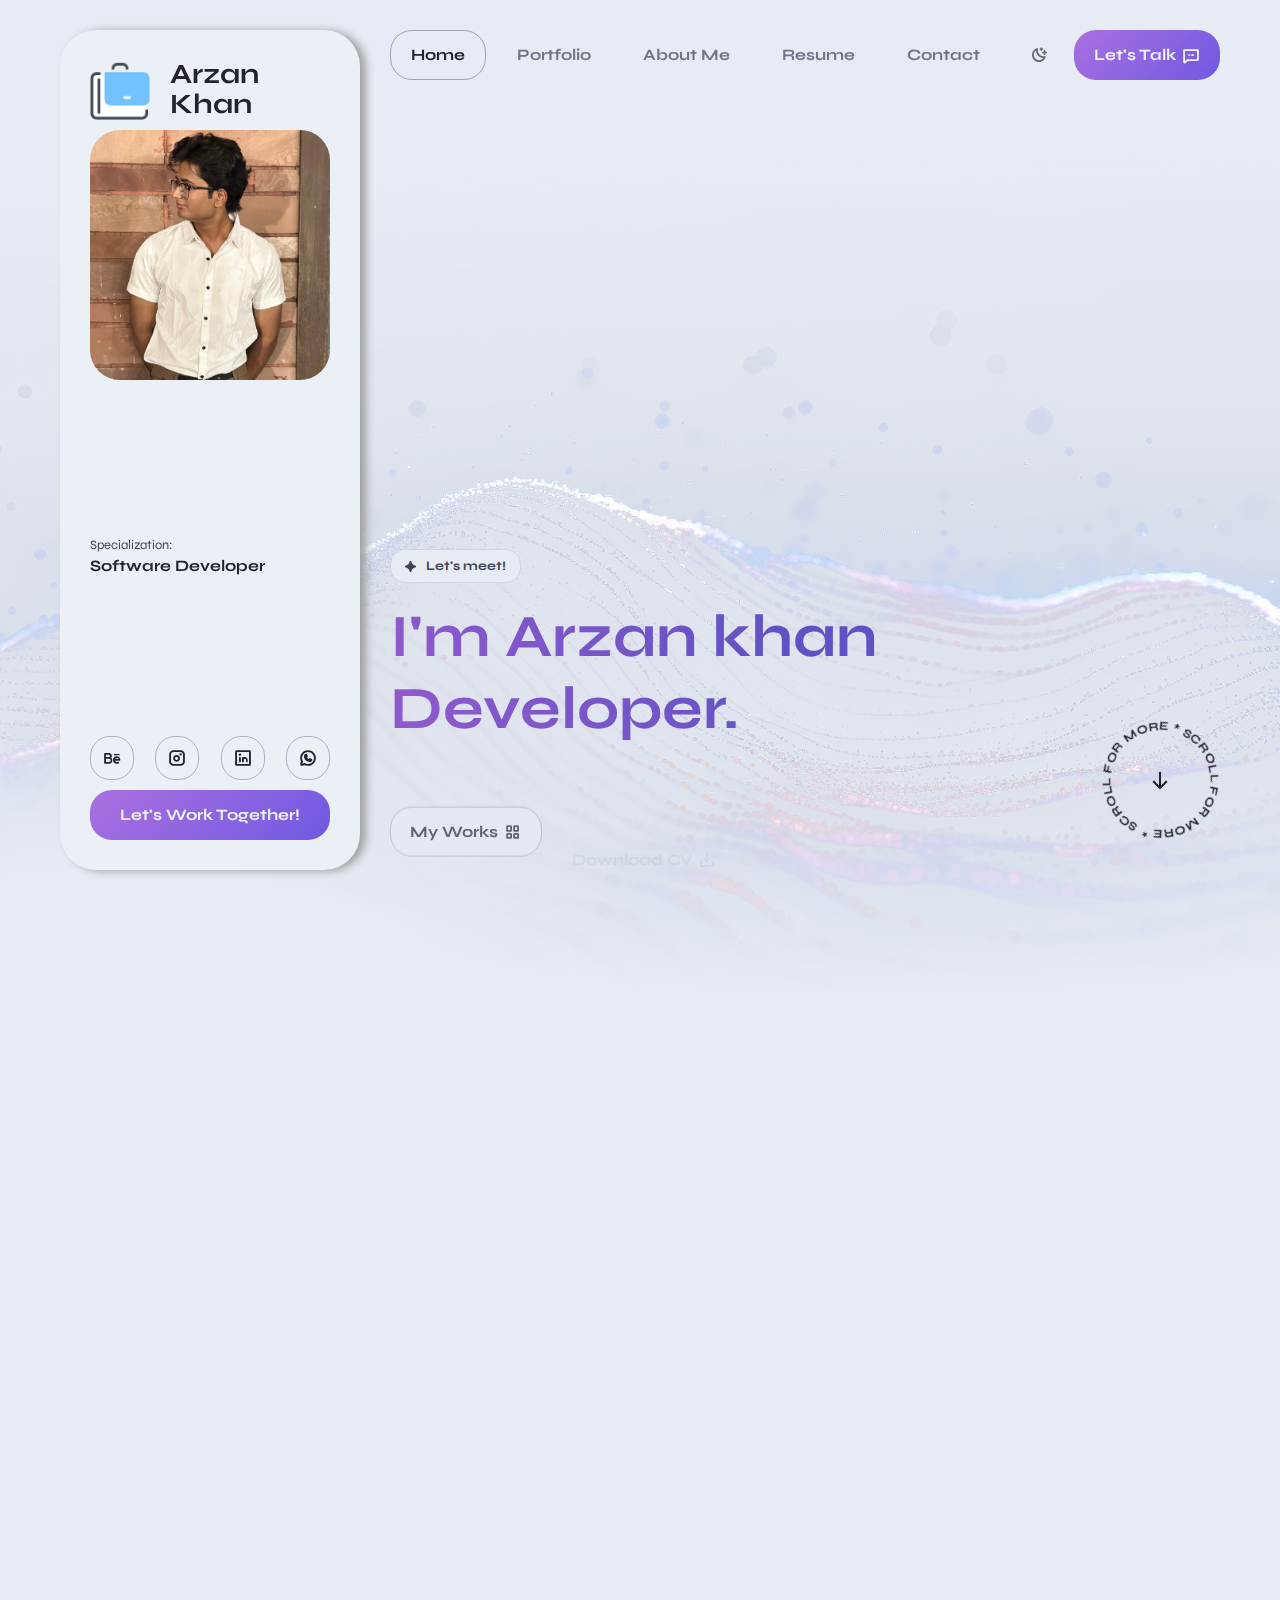
<file: index.html>
<!DOCTYPE html>
<html lang="en" dir="ltr">
  <!-- Mirrored from mixdesign.club/themeforest/braxton/index-image.html by HTTrack Website Copier/3.x [XR&CO'2014], Sat, 25 Jan 2025 08:39:13 GMT -->
  <!-- Added by HTTrack --><meta
    http-equiv="content-type"
    content="text/html;charset=utf-8"
  /><!-- /Added by HTTrack -->
  <head>
    <meta charset="UTF-8" />

    <!-- Page Title -->
    <title>Arzan khan</title>

    <!-- Meta Tags -->
    <meta
      name="description"
      content="Show yourself brightly with Braxton - unique and creative portfolio and resume template!"
    />
    <meta
      name="keywords"
      content="mix_design, resume, portfolio, personal page, cv, template, one page, responsive, html5, css3, creative, clean"
    />
    <meta name="author" content="mix_design" />

    <!-- Viewport Meta-->
    <meta http-equiv="X-UA-Compatible" content="IE=edge" />
    <meta
      name="viewport"
      content="width=device-width, initial-scale=1, maximum-scale=1"
    />

    <!-- Template Favicon & Icons Start -->
    <link rel="icon" href="img/favicon/favicon.ico" sizes="any" />
    <link rel="icon" href="img/favicon/icon.svg" type="image/svg+xml" />
    <link rel="apple-touch-icon" href="img/favicon/apple-touch-icon.png" />
    <link rel="manifest" href="img/favicon/manifest.webmanifest" />
    <!-- Template Favicon & Icons End -->

    <!-- Facebook Metadata Start -->
    <meta property="og:image:height" content="1200" />
    <meta property="og:image:width" content="1200" />
    <meta
      property="og:title"
      content="Braxton - Personal Portfolio & Resume HTML Template"
    />
    <meta
      property="og:description"
      content="Show yourself brightly with Braxton - unique and creative portfolio and resume template!"
    />
    <meta
      property="og:url"
      content="https://mixdesign.club/themeforest/braxton"
    />
    <meta property="og:image" content="img/favicon/og-image.html" />
    <!-- Facebook Metadata End -->

    <!-- Template Styles Start -->
    <link rel="stylesheet" href="css/loaders/loader.css" />
    <link rel="stylesheet" type="text/css" href="css/plugins.css" />
    <link rel="stylesheet" type="text/css" href="css/main.css" />
    <!-- Template Styles End -->

    <!-- Custom Browser Color Start -->
    <meta
      name="theme-color"
      media="(prefers-color-scheme: light)"
      content="#dcdce7"
    />
    <meta
      name="theme-color"
      media="(prefers-color-scheme: dark)"
      content="#111111"
    />
    <meta name="msapplication-navbutton-color" content="#111111" />
    <meta name="apple-mobile-web-app-capable" content="yes" />
    <meta
      name="apple-mobile-web-app-status-bar-style"
      content="black-translucent"
    />
    <!-- Custom Browser Color End -->
  </head>

  <body>
    <!-- Loader Start -->
    <div id="loader" class="loader">
      <div id="loaderContent" class="loader__content">
        <div class="loader__shadow"></div>
        <div class="loader__box"></div>
      </div>
    </div>
    <!-- Loader End -->

    <!-- Header Start -->
    <header id="header" class="header d-flex justify-content-between">
      <!-- Navigation Menu Start -->
      <div class="header__navigation">
        <nav id="menu" class="menu">
          <ul class="menu__list d-flex justify-content-start">
            <li class="menu__item">
              <a class="menu__link btn" href="#home">
                <span class="menu__caption">Home</span>
                <i class="ph-bold ph-house-simple"></i>
              </a>
            </li>
            <li class="menu__item">
              <a class="menu__link btn" href="#portfolio">
                <span class="menu__caption">Portfolio</span>
                <i class="ph-bold ph-squares-four"></i>
              </a>
            </li>
            <li class="menu__item">
              <a class="menu__link btn" href="#about">
                <span class="menu__caption">About Me</span>
                <i class="ph-bold ph-user"></i>
              </a>
            </li>
            <li class="menu__item">
              <a class="menu__link btn" href="#resume">
                <span class="menu__caption">Resume</span>
                <i class="ph-bold ph-article"></i>
              </a>
            </li>
            <li class="menu__item">
              <a class="menu__link btn" href="#contact">
                <span class="menu__caption">Contact</span>
                <i class="ph-bold ph-envelope"></i>
              </a>
            </li>
          </ul>
        </nav>
      </div>
      <!-- Navigation Menu End -->

      <!-- Header Controls Start -->
      <div class="header__controls d-flex justify-content-end">
        <button
          id="color-switcher"
          class="color-switcher header__switcher btn"
          type="button"
          role="switch"
          aria-label="light/dark mode"
          aria-checked="true"
        ></button>
        <a
          id="notify-trigger"
          class="header__trigger btn"
          href="mailto:arzankhan133@gmail.com"
        >
          <span class="trigger__caption">Let's Talk</span>
          <i class="ph-bold ph-chat-dots"></i>
        </a>
      </div>
      <!-- Header Controls End -->
    </header>
    <!-- Header End -->

    <!-- Image Background Layer Start -->
    <div id="imageBackground" class="image-background" data-speed="0.4"></div>
    <!-- Image Background Layer End -->

    <!-- Avatar Side Block Start -->
    <div id="avatar" class="avatar">
      <div
        class="avatar__container d-flex flex-column justify-content-lg-between"
      >
        <!-- image and logo -->
        <div class="avatar__block">
          <div class="avatar__logo d-flex align-items-center">
            <div class="logo__image">
              <!-- Your Logo Here!!! -->
              <!--<img src="img/logo.svg" alt="Braxton - Personal Portfolio & Resume HTML Template Logo">-->
              <img class="icon-svg" src="img/img/img-icon.png" alt="">
            </div>
            <div class="logo__caption">
              <p>Arzan Khan</p>
            </div>
          </div>
          <div class="avatar__image">
            <img
              src="img/img/arzan.jpg"
              alt="Braxton - Personal Portfolio & Resume HTML Template Avatar"
            />
          </div>
        </div>
        <!-- data caption #1 -->
        <div class="avatar__block">
          <h6>
            <small class="top">Specialization:</small>
            Software Developer
          </h6>
        </div>
        <!-- data caption #2 -->
        <!-- socials and CTA button -->
        <div class="avatar__block" style="margin-top: 1rem;">
          <div class="avatar__socials">
            <ul class="socials-square d-flex justify-content-between">
              <li class="socials-square__item">
                <a class="socials-square__link btn" href="https://www.behance.net/arzankhan1" target="_blank">
                  <i class="ph-bold ph-behance-logo"></i>
                </a>
              </li>
              <li class="socials-square__item">
                <a class="socials-square__link btn" href="https://www.instagram.com/arzan_khan_133" target="_blank">
                  <i class="ph-bold ph-instagram-logo"></i>
                </a>
              </li>
              <li class="socials-square__item">
                <a class="socials-square__link btn" href="www.linkedin.com/in/arzan-khan" target="_blank">
                  <i class="ph-bold ph-linkedin-logo"></i>
                </a>
              </li>
              <li class="socials-square__item">
                <a class="socials-square__link btn" href="https://wa.me/+917489122728" target="_blank">
                  <i class="ph-bold ph-whatsapp-logo"></i>
                </a>
              </li>
            </ul>
          </div>
          <div class="avatar__btnholder">
            <a class="btn btn-default btn-fullwidth btn-hover btn-hover-accent" href="#contact" target="_blank">
              <span class="btn-caption">Let's Work Together!</span>
            </a>
          </div>
        </div>
        
      </div>
    </div>
    <!-- Avatar Side Block End -->

    <!-- Page Content Start -->
    <div id="content" class="content">
      <div class="content__wrapper">
        <!-- Intro Section Start -->
        <section id="home" class="main intro">
          <!-- Headline Start -->
          <div
            id="headline"
            class="headline d-flex align-items-start flex-column"
            data-speed="1"
          >
            <p class="headline__subtitle animate-headline">
              <svg
                xmlns="http://www.w3.org/2000/svg"
                x="0px"
                y="0px"
                width="13px"
                height="13px"
                viewBox="0 0 13 13"
                fill="currentColor"
              >
                <path
                  fill="currentColor"
                  d="M5.6,12.6c-0.5-0.8-0.7-2.4-1.7-3.5c-1-1-2.7-1.2-3.5-1.7C-0.1,7-0.1,6,0.4,5.6c0.8-0.5,2.3-0.6,3.5-1.8
                  C5,2.8,5.1,1.2,5.6,0.4C6-0.1,7-0.1,7.4,0.4c0.5,0.8,0.7,2.4,1.8,3.5c1.2,1.2,2.6,1.2,3.5,1.7c0.6,0.4,0.6,1.4,0,1.7
                  C11.8,7.9,10.2,8,9.1,9.1c-1,1-1.2,2.7-1.7,3.5C7,13.1,6,13.1,5.6,12.6z"
                />
              </svg>
              <span>Let's meet!</span>
            </p>
            <h1 class="headline__title animate-headline">
              I'm Arzan khan<br /> Developer.
            </h1>
            <div class="headline__btnholder d-flex flex-column flex-sm-row">
              <a
                class="btn mobile-vertical btn-default btn-hover btn-hover-accent-mobile animate-headline"
                href="#portfolio"
              >
                <span class="btn-caption">My Works</span>
                <i class="ph-bold ph-squares-four"></i>
              </a>
              <a
                class="btn mobile-vertical btn-default btn-hover btn-hover-outline-mobile animate-headline"
                href="#0"
              >
                <span class="btn-caption">Download CV</span>
                <i class="ph-bold ph-download-simple"></i>
              </a>
            </div>
          </div>
          <!-- Headline End -->

          <!-- Scroll Button Start -->
          <div class="rotating-btn">
            <a href="#portfolio" class="rotating-btn__link slide-down">
              <!-- SVG rotating text -->
              <svg
                version="1.1"
                xmlns="http://www.w3.org/2000/svg"
                xmlns:xlink="http://www.w3.org/1999/xlink"
                x="0px"
                y="0px"
                viewBox="0 0 120 120"
                style="enable-background: new 0 0 120 120"
                xml:space="preserve"
                class="animate-rotation"
                data-value="360"
              >
                <defs>
                  <path
                    id="textPath"
                    d="M110,59.5c0,27.6-22.4,50-50,50s-50-22.4-50-50s22.4-50,50-50S110,31.9,110,59.5z"
                  />
                </defs>
                <g>
                  <use xlink:href="#textPath" fill="none"></use>
                  <text>
                    <!-- button text here!!! -->
                    <textPath xlink:href="#textPath">
                      Scroll for More * Scroll for More *
                    </textPath>
                  </text>
                </g>
              </svg>
              <!-- arrow icon -->
              <i class="ph-bold ph-arrow-down"></i>
            </a>
          </div>
          <!-- Scroll Button End -->
        </section>
        <!-- Intro Section End -->

        <!-- Portfolio Section Start -->
        <section id="portfolio" class="inner inner-first portfolio">
          <!-- Content Block - H2 Section Title Start -->
          <div class="content__block section-grid-title">
            <p class="h2__subtitle animate-in-up">
              <svg
                xmlns="http://www.w3.org/2000/svg"
                x="0px"
                y="0px"
                width="13px"
                height="13px"
                viewBox="0 0 13 13"
                fill="currentColor"
              >
                <path
                  fill="currentColor"
                  d="M5.6,12.6c-0.5-0.8-0.7-2.4-1.7-3.5c-1-1-2.7-1.2-3.5-1.7C-0.1,7-0.1,6,0.4,5.6c0.8-0.5,2.3-0.6,3.5-1.8
                  C5,2.8,5.1,1.2,5.6,0.4C6-0.1,7-0.1,7.4,0.4c0.5,0.8,0.7,2.4,1.8,3.5c1.2,1.2,2.6,1.2,3.5,1.7c0.6,0.4,0.6,1.4,0,1.7
                  C11.8,7.9,10.2,8,9.1,9.1c-1,1-1.2,2.7-1.7,3.5C7,13.1,6,13.1,5.6,12.6z"
                />
              </svg>
              <span>Portfolio</span>
            </p>
            <h2 class="h2__title animate-in-up">
              Check out my featured projects
            </h2>
          </div>
          <!-- Content Block - H2 Section Title End -->

          <!-- Content Block - Works Gallery Start -->
          <div class="content__block grid-block">
            <div class="container-fluid px-0 inner__gallery">
              <div
                class="row gx-0 my-gallery"
                itemscope
                itemtype="http://schema.org/ImageGallery"
              >
                <!-- Works Gallery Single Item Start -->
                <figure
                  class="col-12 col-md-6 gallery__item grid-item animate-card-2"
                  itemprop="associatedMedia"
                  itemscope
                  itemtype="http://schema.org/ImageObject"
                >
                  <a
                    href="img/img/waltzify.png"
                    data-image="img/img/waltzify.png"
                    class="gallery__link"
                    itemprop="contentUrl"
                    data-size="1400x1400"
                  >
                    <img
                      src="img/img/waltzify.png"
                      class="gallery__image"
                      itemprop="thumbnail"
                      alt="Image description"
                    />
                  </a>
                  <figcaption
                    class="gallery__descr"
                    itemprop="caption description"
                  >
                    <h5><a href="https://www.waltzify.com" style="color: white;">Waltzer</a></h5>
                    <div class="card__tags d-flex flex-wrap">
                      <span class="rounded-tag opposite">REACT JS</span>
                      <span class="rounded-tag opposite">PHP</span>
                      <span class="rounded-tag opposite">TAILWIND CSS</span>
                    </div>
                    <p class="small">
                      Waltzer is built using React.js, PHP, and Tailwind, ensuring a dynamic and responsive user experience. It combines powerful front-end interactivity with a robust back-end for seamless performance.
                    </p>
                  </figcaption>
                </figure>
                <!-- Works Gallery Single Item End -->

                <!-- Works Gallery Single Item Start -->
                <figure
                  class="col-12 col-md-6 gallery__item grid-item animate-card-2"
                  itemprop="associatedMedia"
                  itemscope
                  itemtype="http://schema.org/ImageObject"
                >
                  <a
                    href="img/img/moto.webp"
                    data-image="img/img/moto.webp"
                    class="gallery__link"
                    itemprop="contentUrl"
                    data-size="1400x1400"
                  >
                    <img
                      src="img/img/moto.webp"
                      class="gallery__image"
                      itemprop="thumbnail"
                      alt="Image description"
                    />
                  </a>
                  <figcaption
                    class="gallery__descr opposite"
                    itemprop="caption description"
                  >
                    <h5 class="opposite"><a href="https://motodresser.com/" style="color: white;">Moto Dresser</a></h5>
                    <div class="card__tags d-flex flex-wrap">
                      <span class="rounded-tag">HTML</span>
                      <span class="rounded-tag">CSS</span>
                      <span class="rounded-tag">JavaScript</span>
                      <span class="rounded-tag">PHP</span>
                    </div>
                    <p class="small">
                      I worked on Moto Dresser, a sports bike accessories e-commerce platform built with HTML, CSS, JavaScript, and PHP, ensuring a sleek and user-friendly shopping experience.
                    </p>
                  </figcaption>
                </figure>
                <!-- Works Gallery Single Item End -->

                <!-- Works Gallery Single Item Start -->
                <figure
                  class="col-12 col-md-6 gallery__item grid-item animate-card-2"
                  itemprop="associatedMedia"
                  itemscope
                  itemtype="http://schema.org/ImageObject"
                >
                  <a
                    href="img/img/ground7.webp"
                    data-image="img/img/ground7.webp"
                    class="gallery__link"
                    itemprop="contentUrl"
                    data-size="1400x1400"
                  >
                    <img
                      src="img/img/ground7.webp"
                      class="gallery__image"
                      itemprop="thumbnail"
                      alt="Image description"
                    />
                  </a>
                  <figcaption
                    class="gallery__descr opposite"
                    itemprop="caption description"
                  >
                    <h5 class="opposite"><a href="https://ground-7.com/" style="color: white;">Ground 7</a></h5>
                    <div class="card__tags d-flex flex-wrap">
                      <span class="rounded-tag">HTML</span>
                      <span class="rounded-tag">CSS</span>
                      <span class="rounded-tag">JavaScript</span>
                      <span class="rounded-tag">PHP</span>
                    </div>
                    <p class="small">
                      I created Ground-7, a turf booking website similar to Moto Dresser, built with HTML, CSS, JavaScript, and PHP, providing a seamless booking experience for sports enthusiasts.
                    </p>
                  </figcaption>
                </figure>
                <!-- Works Gallery Single Item End -->

                <!-- Works Gallery Single Item Start -->
                <figure
                  class="col-12 col-md-6 gallery__item grid-item animate-card-2"
                  itemprop="associatedMedia"
                  itemscope
                  itemtype="http://schema.org/ImageObject"
                >
                  <a
                    href="img/img/deepastrology.png"
                    data-image="img/img/deepastrology.png"
                    class="gallery__link"
                    itemprop="contentUrl"
                    data-size="1400x1400"
                  >
                    <img
                      src="img/img/deepastrology.png"
                      class="gallery__image"
                      itemprop="thumbnail"
                      alt="Image description"
                    />
                  </a>
                  <figcaption
                    class="gallery__descr"
                    itemprop="caption description"
                  >
                    <h5><a href="https://www.deepastrologyconsultation.com/" style="color: white;">Deep astrologer consultations</a></h5>
                    <div class="card__tags d-flex flex-wrap">
                      <span class="rounded-tag">HTML</span>
                      <span class="rounded-tag">CSS</span>
                      <span class="rounded-tag">JavaScript</span>
                      <span class="rounded-tag">PHP</span>
                    </div>
                    <p class="small">
                      I also created Deep Astrologer, an astrologer assist website built with HTML, CSS, JavaScript, and PHP, offering a seamless platform for astrological consultations and services.
                    </p>
                  </figcaption>
                </figure>
                <!-- Works Gallery Single Item End -->
              </div>
            </div>
          </div>
          <!-- Content Block - Works Gallery End -->
        </section>
        <!-- Portfolio Section End -->

        <!-- About Section Start -->
        <section id="about" class="inner about">
          <!-- Content Block - H2 Section Title Start -->
          <div class="content__block section-grid-title">
            <p class="h2__subtitle animate-in-up">
              <svg
                xmlns="http://www.w3.org/2000/svg"
                x="0px"
                y="0px"
                width="13px"
                height="13px"
                viewBox="0 0 13 13"
                fill="currentColor"
              >
                <path
                  fill="currentColor"
                  d="M5.6,12.6c-0.5-0.8-0.7-2.4-1.7-3.5c-1-1-2.7-1.2-3.5-1.7C-0.1,7-0.1,6,0.4,5.6c0.8-0.5,2.3-0.6,3.5-1.8
                  C5,2.8,5.1,1.2,5.6,0.4C6-0.1,7-0.1,7.4,0.4c0.5,0.8,0.7,2.4,1.8,3.5c1.2,1.2,2.6,1.2,3.5,1.7c0.6,0.4,0.6,1.4,0,1.7
                  C11.8,7.9,10.2,8,9.1,9.1c-1,1-1.2,2.7-1.7,3.5C7,13.1,6,13.1,5.6,12.6z"
                />
              </svg>
              <span>About Me</span>
            </p>
            <h2 class="h2__title animate-in-up">
              Turning complex problems into simple design
            </h2>
          </div>
          <!-- Content Block - H2 Section Title End -->

          <!-- Content Block - Achievements Start -->
          <div class="content__block grid-block">
            <div
              class="achievements d-flex flex-column flex-md-row align-items-md-stretch"
            >
              <!-- achievements single item -->
              <div
                class="achievements__item d-flex flex-column grid-item animate-card-3"
              >
                <div class="achievements__card">
                  <p class="achievements__number">15+</p>
                  <p class="achievements__descr">Happy clients</p>
                </div>
              </div>
              <!-- achievements single item -->
              <div
                class="achievements__item d-flex flex-column grid-item animate-card-3"
              >
                <div class="achievements__card">
                  <p class="achievements__number">1+</p>
                  <p class="achievements__descr">Years of experience</p>
                </div>
              </div>
              <!-- achievements single item -->
              <div
                class="achievements__item d-flex flex-column grid-item animate-card-3"
              >
                <div class="achievements__card">
                  <p class="achievements__number">15+</p>
                  <p class="achievements__descr">Projects done</p>
                </div>
              </div>
            </div>
          </div>
          <!-- Content Block - Achievements End -->

          <!-- Content Block - About Me Data Start -->
          <div class="content__block grid-block block-large">
            <div class="container-fluid p-0">
              <div class="row g-0 justify-content-between">
                <!-- About Me Description Start -->
                <div class="col-12 col-xl-8 grid-item about-descr">
                  <p class="about-descr__text animate-in-up">
                    Hi, I'm Arzan Khan, a passionate Full Stack Developer with expertise in both front-end and back-end technologies. With experience in creating dynamic, user-friendly applications and a strong foundation in React.js, Node.js, and MongoDB, I thrive on turning complex problems into simple solutions.
                  </p>
                  <p class="about-descr__text animate-in-up">
                    Currently, I'm pursuing my B.Com + Computer Application degree and have had the opportunity to work on various projects that sharpened my skills in JavaScript, React, Express, and more. I'm committed to continuous learning and staying up-to-date with the latest industry trends to create seamless and scalable solutions.
                  </p>
                  <div class="btn-group about-descr__btnholder animate-in-up">
                    <a
                      class="btn mobile-vertical btn-default btn-hover btn-hover-accent"
                      href="#0"
                    >
                      <span class="btn-caption">Download CV</span>
                      <i class="ph-bold ph-download-simple"></i>
                    </a>
                  </div>
                </div>
                <!-- About Me Description End -->

                <!-- About Me Information Start -->
                <div class="col-12 col-xl-4 grid-item about-info">
                  <div class="about-info__item animate-in-up">
                    <h6>
                      <small class="top">Name</small>
                      Arzan khan
                    </h6>
                  </div>
                  <div class="about-info__item animate-in-up">
                    <h6>
                      <small class="top">Phone</small>
                      <a class="text-link-bold" href="tel:+917489122728"
                        >+91 748-912-2728</a
                      >
                    </h6>
                  </div>
                  <div class="about-info__item animate-in-up">
                    <h6>
                      <small class="top">Email</small>
                      <a
                        class="text-link-bold"
                        href="mailto:arzankhan133@gmail.com"
                        >arzankhan133@gmail.com</a
                      >
                    </h6>
                  </div>
                  <div class="about-info__item animate-in-up">
                    <h6>
                      <small class="top">Location</small>
                      <a
                        class="text-link-bold"
                        href="https://maps.app.goo.gl/ECAtsWXg81ixhJs18"
                        target="_blank"
                        >indore, india</a
                      >
                    </h6>
                  </div>
                </div>
                <!-- About Me Information End -->
              </div>
            </div>
          </div>
          <!-- Content Block - About Me Data End -->

          <!-- Content Block - Services Start -->
          <div class="content__block grid-block">
            <div class="container-fluid p-0">
              <div class="row g-0 align-items-stretch cards">
                <!-- services cards grid single item -->
                <div
                  class="col-12 col-md-6 cards__item grid-item animate-card-2"
                >
                  <div class="cards__card d-flex flex-column">
                    <div class="cards__descr">
                      <h4 class="cards__title animate-in-up">
                      front-end Development
                      </h4>
                      <div class="cards__tags d-flex flex-wrap animate-in-up">
                        <span class="rounded-tag tag-outline"
                          >UI/UX Design</span
                        >
                        <span class="rounded-tag tag-outline"
                          >Design to Code</span
                        >
                      </div>
                      <p class="small cards__text animate-in-up">
                        I work with HTML/CSS, Reac.js and GSAP.
                      </p>
                    </div>
                    <div class="cards__image d-flex animate-in-up">
                      <img
                        src="img/services/1200x900_s01.webp"
                        alt="Service/Feature Image"
                      />
                    </div>
                  </div>
                </div>
                <!-- services grid cards single item -->
                <div
                  class="col-12 col-md-6 cards__item grid-item animate-card-2"
                >
                  <div class="cards__card d-flex flex-column">
                    <div class="cards__descr">
                      <h4 class="cards__title animate-in-up">
                        DataBase System
                      </h4>
                      <div class="cards__tags d-flex flex-wrap animate-in-up">
                        <span class="rounded-tag tag-outline"
                          >MongoDB</span
                        >
                        <span class="rounded-tag tag-outline"
                          >MySql</span
                        >
                      </div>
                      <p class="small cards__text animate-in-up">
                        Experienced in using MongoDB for NoSQL and MySQL for relational database management.
                      </p>
                    </div>
                    <div class="cards__image d-flex animate-in-up">
                      <img
                        src="img/img/data.png"
                        alt="Service/Feature Image"
                      />
                    </div>
                  </div>
                </div>
                <!-- services grid cards single item -->
                <div
                  class="col-12 col-md-6 cards__item grid-item animate-card-2"
                >
                  <div class="cards__card d-flex flex-column">
                    <div class="cards__descr">
                      <h4 class="cards__title animate-in-up">
                        SEO
                      </h4>
                      <div class="cards__tags d-flex flex-wrap animate-in-up">
                        <span class="rounded-tag tag-outline"
                          >OFF Page</span
                        >
                        <span class="rounded-tag tag-outline">On Page</span>
                        <span class="rounded-tag tag-outline">Content optimization</span>
                      </div>
                      <p class="small cards__text animate-in-up">
                        Boost your website's visibility with powerful On-Page, Off-Page, and Content Optimization strategies for better SEO rankings.
                      </p>
                    </div>
                    <div class="cards__image d-flex">
                      <img
                        src="img/services/1200x900_s03.webp"
                        alt="Service/Feature Image"
                      />
                    </div>
                  </div>
                </div>
                <!-- services grid cards single item -->
                <div
                  class="col-12 col-md-6 cards__item grid-item animate-card-2"
                >
                  <div class="cards__card d-flex flex-column">
                    <div class="cards__descr">
                      <h4 class="cards__title animate-in-up">
                        Backend-end Development
                      </h4>
                      <div class="cards__tags d-flex flex-wrap animate-in-up">
                        <span class="rounded-tag tag-outline">Node js</span>
                        <span class="rounded-tag tag-outline"
                          >Next.js</span
                        >
                        <span class="rounded-tag tag-outline"
                          >Basic PHP</span
                        >
                      </div>
                      <p class="small cards__text animate-in-up">
                        I build scalable and efficient back-end solutions using Node.js, Next.js, and basic PHP.
                      </p>
                    </div>
                    <div class="cards__image d-flex animate-in-up">
                      <img
                        src="img/img/backend.png"
                        alt="Service/Feature Image"
                      />
                    </div>
                  </div>
                </div>
              </div>
            </div>
          </div>
          <!-- Content Block - Services End -->
        </section>
        <!-- About Section End -->

        <!-- Resume Section Start -->
        <section id="resume" class="inner resume">
          <!-- Content Block - H2 Section Title Start -->
          <div class="content__block block-large">
            <p class="h2__subtitle animate-in-up">
              <svg
                xmlns="http://www.w3.org/2000/svg"
                x="0px"
                y="0px"
                width="13px"
                height="13px"
                viewBox="0 0 13 13"
                fill="currentColor"
              >
                <path
                  fill="currentColor"
                  d="M5.6,12.6c-0.5-0.8-0.7-2.4-1.7-3.5c-1-1-2.7-1.2-3.5-1.7C-0.1,7-0.1,6,0.4,5.6c0.8-0.5,2.3-0.6,3.5-1.8
                  C5,2.8,5.1,1.2,5.6,0.4C6-0.1,7-0.1,7.4,0.4c0.5,0.8,0.7,2.4,1.8,3.5c1.2,1.2,2.6,1.2,3.5,1.7c0.6,0.4,0.6,1.4,0,1.7
                  C11.8,7.9,10.2,8,9.1,9.1c-1,1-1.2,2.7-1.7,3.5C7,13.1,6,13.1,5.6,12.6z"
                />
              </svg>
              <span>Resume</span>
            </p>
            <h2 class="h2__title animate-in-up">
              Education and practical experience
            </h2>
            <p class="h2__text animate-in-up">
              I bring a strong foundation in full-stack development. Currently in my 6th semester of B.Com + Computer Application, I apply practical coding skills to real-world projects. My expertise spans front-end and back-end technologies, ensuring seamless and efficient web solutions.
            </p>
          </div>
          <!-- Content Block - H2 Section Title End -->

          <!-- Content Block - Education Start -->
          <div class="content__block block-large">
            <!-- H3 Block Start -->
            <div class="section-h3">
              <h3 class="h3__title animate-in-up">My education</h3>
            </div>
            <!-- H3 Block End -->

            <!-- Education Lines Start -->
            <div class="container-fluid p-0 resume-lines">
              <!-- education single item -->
              <div class="row g-0 resume-lines__item animate-in-up">
                <div class="col-12 col-md-2">
                  <span class="resume-lines__date animate-in-up"
                    >2022 - 2025</span
                  >
                </div>
                <div class="col-12 col-md-5">
                  <h5 class="resume-lines__title animate-in-up">
                    DAVV University
                  </h5>
                  <p class="resume-lines__source animate-in-up">
                    Course by
                    <a href="https://christianeminent.com" class="text-link-bold" target="_blank"
                      >Christian Eminent</a
                    >
                  </p>
                </div>
                <div class="col-12 col-md-5">
                  <p class="small resume-lines__descr animate-in-up">
                    Pursuing B.Com + Computer Application at DAVV University through Christian Eminent, blending commerce with tech expertise.
                  </p>
                </div>
              </div>
              <!-- education single item -->
              <div class="row g-0 resume-lines__item animate-in-up">
                <div class="col-12 col-md-2">
                  <span class="resume-lines__date animate-in-up"
                    >2020 - 2021</span
                  >
                </div>
                <div class="col-12 col-md-5">
                  <h5 class="resume-lines__title animate-in-up">
                    Pixcel Perfect Technology
                  </h5>
                  <p class="resume-lines__source animate-in-up">
                    Course by
                    <a href="https://www.pixelperfecttechnology.com/index.html" class="text-link-bold" target="_blank"
                      >Javed Sir</a
                    >
                  </p>
                </div>
                <div class="col-12 col-md-5">
                  <p class="small resume-lines__descr animate-in-up">
                    Completed a Software Developer course at Pixcel Perfect Technology, gaining hands-on experience in coding and development.
                  </p>
                </div>
              </div>
              <!-- education single item -->
            </div>
            <!-- Education Lines End -->
          </div>
          <!-- Content Block - Education End -->

          <!-- Content Block - Experience Start -->
          <div class="content__block block-large">
            <!-- H3 Block Start -->
            <div class="section-h3">
              <h3 class="h3__title animate-in-up">Work experience</h3>
            </div>
            <!-- H3 Block End -->

            <!-- Experience Lines Start -->
            <div class="container-fluid p-0 resume-lines">
              <!-- experience single item -->
              <div class="row g-0 resume-lines__item animate-in-up">
                <div class="col-12 col-md-2">
                  <span class="resume-lines__date animate-in-up"
                    >2024 - 2025</span
                  >
                </div>
                <div class="col-12 col-md-5">
                  <h5 class="resume-lines__title animate-in-up">SAROVI</h5>
                  <p class="resume-lines__source animate-in-up">
                    in the
                    <a href="" class="text-link-bold" target="_blank"
                      >SAROVI</a
                    >
                    .TECH
                  </p>
                </div>
                <div class="col-12 col-md-5">
                  <p class="small resume-lines__descr animate-in-up">
                    Working at SAROVI agency, contributing to development and technology solutions 
                  </p>
                </div>
              </div>
              <!-- experience single item -->
              <div class="row g-0 resume-lines__item animate-in-up">
                <div class="col-12 col-md-2">
                  <span class="resume-lines__date animate-in-up"
                    >2025 - now</span
                  >
                </div>
                <div class="col-12 col-md-5">
                  <h5 class="resume-lines__title animate-in-up">
                    Alaukik Itech
                  </h5>
                  <p class="resume-lines__source animate-in-up">
                    in the
                    <a href="#0" class="text-link-bold" target="_blank"
                      >Lalten solution</a
                    >
                  </p>
                </div>
                <div class="col-12 col-md-5">
                  <p class="small resume-lines__descr animate-in-up">
                    Working at Alaukik Itech, handling freelancing projects, self-learning, and developing MERN stack applications.
                  </p>
                </div>
              </div>
              <!-- experience single item -->
            </div>
            <!-- Experience Lines End -->
          </div>
          <!-- Content Block - Experience End -->

          <!-- Content Block - H3 Block Start -->
          <div class="content__block">
            <div class="section-h3 section-h3-grid">
              <h3 class="h3__title animate-in-up">My favourite tools</h3>
            </div>
          </div>
          <!-- Content Block - H3 Block End -->

          <!-- Content Block - Tools List Start -->
          <div class="content__block grid-block block-large">
            <!-- Tools List Start -->
            <div class="tools-cards d-flex justify-content-start flex-wrap">
              <!-- tools simgle item -->
              <div class="tools-cards__item d-flex grid-item-s animate-card-5">
                <div class="tools-cards__card">
                  <img
                    class="tools-cards__icon animate-in-up"
                    src="img/img/visual-studio-code-icon.png"
                    alt="Tools Icon"
                  />
                  <h6 class="tools-cards__caption animate-in-up">vs code</h6>
                </div>
              </div>
              <!-- tools simgle item -->
              <div class="tools-cards__item d-flex grid-item-s animate-card-5">
                <div class="tools-cards__card">
                  <img
                    class="tools-cards__icon animate-in-up"
                    src="img/img/sublime-text-icon.png"
                    alt="Tools Icon"
                  />
                  <h6 class="tools-cards__caption animate-in-up">Sublime Text</h6>
                </div>
              </div>
              <!-- tools simgle item -->
              <div class="tools-cards__item d-flex grid-item-s animate-card-5">
                <div class="tools-cards__card">
                  <img
                    class="tools-cards__icon animate-in-up"
                    src="img/img/chatgpt.jpg"
                    alt="Tools Icon"
                  />
                  <h6 class="tools-cards__caption animate-in-up">
                    Chat GPT
                  </h6>
                </div>
              </div>
              <!-- tools simgle item -->
              <div class="tools-cards__item d-flex grid-item-s animate-card-5">
                <div class="tools-cards__card">
                  <img
                    class="tools-cards__icon animate-in-up"
                    src="img/img/claude-color.png"
                    alt="Tools Icon"
                  />
                  <h6 class="tools-cards__caption animate-in-up">Claude ai</h6>
                </div>
              </div>
              <!-- tools simgle item -->
              <div class="tools-cards__item d-flex grid-item-s animate-card-5">
                <div class="tools-cards__card">
                  <img
                    class="tools-cards__icon animate-in-up"
                    src="img/img/deepseek-logo-icon.png"
                    alt="Tools Icon"
                  />
                  <h6 class="tools-cards__caption animate-in-up">Deepseepk</h6>
                </div>
              </div>
              <!-- tools simgle item -->
              <div class="tools-cards__item d-flex grid-item-s animate-card-5">
                <div class="tools-cards__card">
                  <img
                    class="tools-cards__icon animate-in-up"
                    src="img/icons/icon-notion.svg"
                    alt="Tools Icon"
                  />
                  <h6 class="tools-cards__caption animate-in-up">Notion</h6>
                </div>
              </div>
            </div>
            <!-- Tools List End -->
          </div>
          <!-- Content Block - Tools List End -->


          <!-- Content Block - H3 Block Start -->
          <div class="content__block">
            <div class="section-h3 section-h3-grid">
              <h3 class="h3__title animate-in-up">Skills Aquired </h3>
            </div>
          </div>
          <!-- Content Block - H3 Block End -->

          <!-- Content Block - Tools List Start -->
          <div class="content__block grid-block block-large">
            <!-- Tools List Start -->
            <div class="tools-cards d-flex justify-content-start flex-wrap">

              <!-- tools simgle item -->
              <div class="tools-cards__item d-flex grid-item-s animate-card-5">
                <div class="tools-cards__card">
                  <img
                    class="tools-cards__icon animate-in-up"
                    src="img/icons/icon-html.svg"
                    alt="Tools Icon"
                  />
                  <h6 class="tools-cards__caption animate-in-up">
                    HTML5
                  </h6>
                </div>
              </div>
              <!-- tools simgle item -->
              <div class="tools-cards__item d-flex grid-item-s animate-card-5">
                <div class="tools-cards__card">
                  <img
                    class="tools-cards__icon animate-in-up"
                    src="img/icons/icon-css.svg"
                    alt="Tools Icon"
                  />
                  <h6 class="tools-cards__caption animate-in-up">CSS3</h6>
                </div>
              </div>
              <!-- tools simgle item -->
              <div class="tools-cards__item d-flex grid-item-s animate-card-5">
                <div class="tools-cards__card">
                  <img
                    class="tools-cards__icon animate-in-up"
                    src="img/img/javascript-programming-language-icon.png"
                    alt="Tools Icon"
                  />
                  <h6 class="tools-cards__caption animate-in-up">JavaScript</h6>
                </div>
              </div>
              <!-- tools simgle item -->
              <div class="tools-cards__item d-flex grid-item-s animate-card-5">
                <div class="tools-cards__card">
                  <img
                    class="tools-cards__icon animate-in-up"
                    src="img/img/php-programming-language-icon.png"
                    alt="Tools Icon"
                  />
                  <h6 class="tools-cards__caption animate-in-up">PHP</h6>
                </div>
              </div>
              <!-- tools simgle item -->
              <div class="tools-cards__item d-flex grid-item-s animate-card-5">
                <div class="tools-cards__card">
                  <img
                    class="tools-cards__icon animate-in-up"
                    src="img/img/react-js-icon.png"
                    alt="Tools Icon"
                  />
                  <h6 class="tools-cards__caption animate-in-up">React.JS</h6>
                </div>
              </div>
              <!-- tools simgle item -->
              <div class="tools-cards__item d-flex grid-item-s animate-card-5">
                <div class="tools-cards__card">
                  <img
                    class="tools-cards__icon animate-in-up"
                    src="img/img/mongodb-icon.png"
                    alt="Tools Icon"
                  />
                  <h6 class="tools-cards__caption animate-in-up">MongoDB</h6>
                </div>
              </div>
              <div class="tools-cards__item d-flex grid-item-s animate-card-5">
                <div class="tools-cards__card">
                  <img
                    class="tools-cards__icon animate-in-up"
                    src="img/img/node-js-icon.png"
                    alt="Tools Icon"
                  />
                  <h6 class="tools-cards__caption animate-in-up">Node.JS</h6>
                </div>
              </div>
              <div class="tools-cards__item d-flex grid-item-s animate-card-5">
                <div class="tools-cards__card">
                  <img
                    class="tools-cards__icon animate-in-up"
                    src="img/img/nextjs-icon.png"
                    alt="Tools Icon"
                  />
                  <h6 class="tools-cards__caption animate-in-up">Next.JS</h6>
                </div>
              </div>
              <div class="tools-cards__item d-flex grid-item-s animate-card-5">
                <div class="tools-cards__card">
                  <img
                    class="tools-cards__icon animate-in-up"
                    src="img/img/tailwind-css-icon.png"
                    alt="Tools Icon"
                  />
                  <h6 class="tools-cards__caption animate-in-up">Tailwind</h6>
                </div>
              </div>
              <div class="tools-cards__item d-flex grid-item-s animate-card-5">
                <div class="tools-cards__card">
                  <img
                    class="tools-cards__icon animate-in-up"
                    src="img/img/bootstrap-5-logo-icon.png"
                    alt="Tools Icon"
                  />
                  <h6 class="tools-cards__caption animate-in-up">Bootstrap</h6>
                </div>
              </div>
            </div>
            <!-- Tools List End -->
          </div>
        </section>
        <!-- Resume Section End -->

        <!-- Contact Section Start -->
        <section id="contact" class=" contact">
          <!-- Content Block - H2 Section Title Start -->
          <div class="content__block section-title">
            <p class="h2__subtitle animate-in-up">
              <svg
                xmlns="http://www.w3.org/2000/svg"
                x="0px"
                y="0px"
                width="13px"
                height="13px"
                viewBox="0 0 13 13"
                fill="currentColor"
              >
                <path
                  fill="currentColor"
                  d="M5.6,12.6c-0.5-0.8-0.7-2.4-1.7-3.5c-1-1-2.7-1.2-3.5-1.7C-0.1,7-0.1,6,0.4,5.6c0.8-0.5,2.3-0.6,3.5-1.8
                  C5,2.8,5.1,1.2,5.6,0.4C6-0.1,7-0.1,7.4,0.4c0.5,0.8,0.7,2.4,1.8,3.5c1.2,1.2,2.6,1.2,3.5,1.7c0.6,0.4,0.6,1.4,0,1.7
                  C11.8,7.9,10.2,8,9.1,9.1c-1,1-1.2,2.7-1.7,3.5C7,13.1,6,13.1,5.6,12.6z"
                />
              </svg>
              <span>Contact</span>
            </p>
            <h2 class="h2__title animate-in-up">
              Let's make something awesome together!
            </h2>
          </div>
          <!-- Content Block - H2 Section Title End -->

          <!-- Content Block - Contact Form Start -->
          <div class="content__block grid-block block-grid-large">
            <div class="form-container">
              <!-- Reply Messages Start -->
              <div class="form__reply centered text-center">
                <i class="ph-bold ph-smiley reply__icon"></i>
                <p class="reply__title">Done!</p>
                <span class="reply__text"
                  >Thanks for your message. I'll get back as soon as
                  possible.</span
                >
              </div>
              <!-- Reply Messages End -->

              <!-- Contact Form Start -->
              <form class="form contact-form" id="contact-form">
                <!-- Hidden Required Fields -->
                <input
                  type="hidden"
                  name="project_name"
                  value="Starter Template"
                />
                <input
                  type="hidden"
                  name="admin_email"
                  value="support@mixdesign.club"
                />
                <input
                  type="hidden"
                  name="form_subject"
                  value="Contact Form Message"
                />
                <!-- END Hidden Required Fields-->
                <div class="container-fluid p-0">
                  <div class="row gx-0">
                    <div class="col-12 col-md-6 form__item animate-in-up">
                      <input
                        type="text"
                        name="Name"
                        placeholder="Your Name*"
                        required
                      />
                    </div>
                    <div class="col-12 col-md-6 form__item animate-in-up">
                      <input
                        type="text"
                        name="Company"
                        placeholder="Company Name"
                      />
                    </div>
                    <div class="col-12 col-md-6 form__item animate-in-up">
                      <input
                        type="email"
                        name="E-mail"
                        placeholder="Email Adress*"
                        required
                      />
                    </div>
                    <div class="col-12 col-md-6 form__item animate-in-up">
                      <input
                        type="tel"
                        name="Phone"
                        placeholder="Phone Number*"
                        required
                      />
                    </div>
                    <div class="col-12 form__item animate-in-up">
                      <textarea
                        name="Message"
                        placeholder="A Few Words*"
                        required
                      ></textarea>
                    </div>
                    <div class="col-12 form__item animate-in-up">
                      <button
                        class="btn btn-default btn-hover btn-hover-accent"
                        type="submit"
                      >
                        <span class="btn-caption">Send Message</span>
                        <i class="ph-bold ph-paper-plane-tilt"></i>
                      </button>
                    </div>
                  </div>
                </div>
              </form>
              <!-- Contact Form End -->
            </div>
          </div>
          <!-- Content Block - Contact Form End -->

          <!-- Content Block - Socials Cards Start -->
          <div class="content__block grid-block">
            <div class="socials-cards d-flex justify-content-start flex-wrap">
              <!-- WhatsApp -->
              <div class="socials-cards__item d-flex grid-item-s animate-card-5">
                <div class="socials-cards__card">
                  <i class="ph-bold ph-whatsapp-logo"></i>
                  <a
                    class="socials-cards__link"
                    href="https://wa.me/+917489122728"
                    target="_blank"
                  ></a>
                </div>
              </div>
              <!-- Instagram -->
              <div class="socials-cards__item d-flex grid-item-s animate-card-5">
                <div class="socials-cards__card">
                  <i class="ph-bold ph-instagram-logo"></i>
                  <a
                    class="socials-cards__link"
                    href="https://www.instagram.com/arzan_khan_133"
                    target="_blank"
                  ></a>
                </div>
              </div>
              <!-- Behance -->
              <div class="socials-cards__item d-flex grid-item-s animate-card-5">
                <div class="socials-cards__card">
                  <i class="ph-bold ph-behance-logo"></i>
                  <a
                    class="socials-cards__link"
                    href="https://www.behance.net/arzankhan1"
                    target="_blank"
                  ></a>
                </div>
              </div>
              <!-- LinkedIn -->
              <div class="socials-cards__item d-flex grid-item-s animate-card-5">
                <div class="socials-cards__card">
                  <i class="ph-bold ph-linkedin-logo"></i>
                  <a
                    class="socials-cards__link"
                    href="www.linkedin.com/in/arzan-khan"
                    target="_blank"
                  ></a>
                </div>
              </div>
            </div>
          </div>
          
          
          <!-- Content Block - Socials Cards End -->

          <!-- Content Block - Teaser Start -->
          <div class="content__block">
            <div class="teaser">
              <p class="teaser__text animate-in-up">
                Have a question, a project idea, or just want to say hi? Feel free to reach out, and I'll get back to you as soon as possible!
              </p>
            </div>
          </div>
          <!-- Content Block - Teaser End -->

          <!-- Content Block - Contact Data Start -->
          <div class="content__block">
            <div class="container-fluid p-0 contact-lines animate-in-up">
              <div class="row g-0 contact-lines__item">
                <!-- data item -->
                <div class="col-12 col-md-4 contact-lines__data">
                  <p class="contact-lines__title animate-in-up">Location</p>
                  <p class="contact-lines__text animate-in-up">
                    <a
                      class="text-link-bold"
                      href="https://maps.app.goo.gl/ECAtsWXg81ixhJs18"
                      target="_blank"
                      >india, indore</a
                    >
                  </p>
                </div>
                <!-- data item -->
                <div class="col-12 col-md-4 contact-lines__data">
                  <p class="contact-lines__title animate-in-up">Phone</p>
                  <p class="contact-lines__text animate-in-up">
                    <a class="text-link-bold" href="tel:+917489122728"
                      >+91 7489122728</a
                    >
                  </p>
                </div>
                <!-- data item -->
                <div class="col-12 col-md-4 contact-lines__data">
                  <p class="contact-lines__title animate-in-up">Email</p>
                  <p class="contact-lines__text animate-in-up">
                    <a
                      class="text-link-bold"
                      href="mailto:arzankhan133@gmail.com"
                      >arzankhan133@gmail.com</a
                    >
                  </p>
                </div>
              </div>
            </div>
          </div>
          <!-- Content Block - Contact Data End -->
        </section>
        <!-- Contact Section End -->
      </div>
    </div>
    <!-- Page Content End -->

    <!-- Root element of PhotoSwipe. Must have class pswp. -->
    <div class="pswp" tabindex="-1" role="dialog" aria-hidden="true">
      <!-- Background of PhotoSwipe.
      It's a separate element, as animating opacity is faster than rgba(). -->
      <div class="pswp__bg"></div>

      <!-- Slides wrapper with overflow:hidden. -->
      <div class="pswp__scroll-wrap">
        <!-- Container that holds slides. PhotoSwipe keeps only 3 slides in DOM to save memory. -->
        <!-- don't modify these 3 pswp__item elements, data is added later on. -->
        <div class="pswp__container">
          <div class="pswp__item"></div>
          <div class="pswp__item"></div>
          <div class="pswp__item"></div>
        </div>

        <!-- Default (PhotoSwipeUI_Default) interface on top of sliding area. Can be changed. -->
        <div class="pswp__ui pswp__ui--hidden">
          <div class="pswp__top-bar">
            <!--  Controls are self-explanatory. Order can be changed. -->

            <div class="pswp__counter"></div>

            <button
              class="pswp__button pswp__button--close link-s"
              title="Close (Esc)"
            ></button>

            <button
              class="pswp__button pswp__button--share link-s"
              title="Share"
            ></button>

            <button
              class="pswp__button pswp__button--fs link-s"
              title="Toggle fullscreen"
            ></button>

            <button
              class="pswp__button pswp__button--zoom link-s"
              title="Zoom in/out"
            ></button>

            <!-- Preloader demo http://codepen.io/dimsemenov/pen/yyBWoR -->
            <!-- element will get class pswp__preloader-active when preloader is running -->
            <div class="pswp__preloader">
              <div class="pswp__preloader__icn">
                <div class="pswp__preloader__cut">
                  <div class="pswp__preloader__donut"></div>
                </div>
              </div>
            </div>
          </div>

          <div
            class="pswp__share-modal pswp__share-modal--hidden pswp__single-tap"
          >
            <div class="pswp__share-tooltip"></div>
          </div>

          <button
            class="pswp__button pswp__button--arrow--left link-s"
            title="Previous (arrow left)"
          ></button>

          <button
            class="pswp__button pswp__button--arrow--right link-s"
            title="Next (arrow right)"
          ></button>

          <div class="pswp__caption">
            <div class="pswp__caption__center"></div>
          </div>
        </div>
      </div>
    </div>

    <!-- Load Scripts Start -->
    <script src="js/libs.min.js"></script>
    <script src="js/app.js"></script>
    <script src="js/gallery-init.js"></script>
    <!-- Load Scripts End -->
  </body>

  <!-- Mirrored from mixdesign.club/themeforest/braxton/index-image.html by HTTrack Website Copier/3.x [XR&CO'2014], Sat, 25 Jan 2025 08:39:24 GMT -->
</html>
</file>
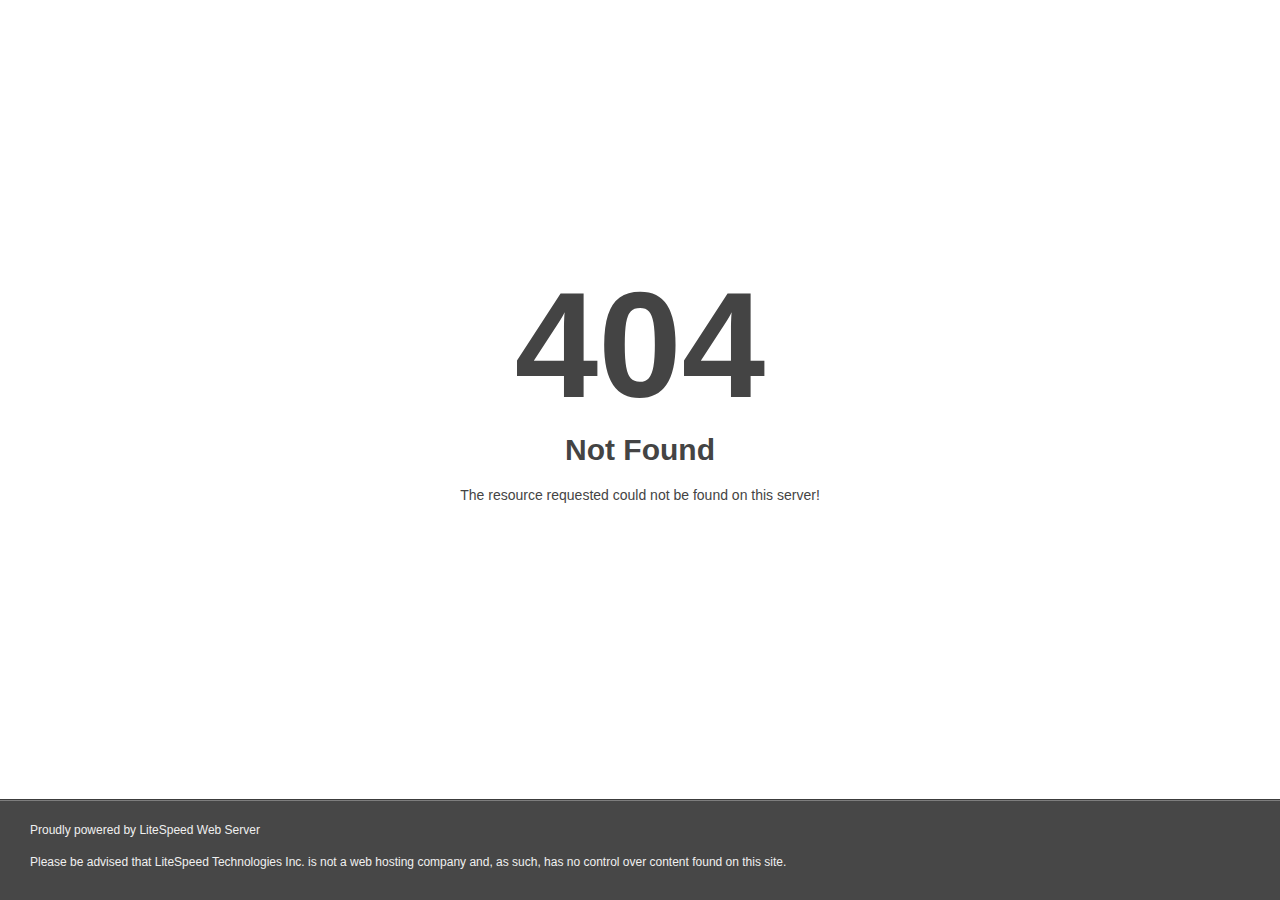
<file: img/preloader.html>
<!DOCTYPE html>
<html style="height:100%">
<head>
<meta name="viewport" content="width=device-width, initial-scale=1, shrink-to-fit=no" />
<title> 404 Not Found
</title><style>@media (prefers-color-scheme:dark){body{background-color:#000!important}}</style></head>
<body style="color: #444; margin:0;font: normal 14px/20px Arial, Helvetica, sans-serif; height:100%; background-color: #fff;">
<div style="height:auto; min-height:100%; ">     <div style="text-align: center; width:800px; margin-left: -400px; position:absolute; top: 30%; left:50%;">
        <h1 style="margin:0; font-size:150px; line-height:150px; font-weight:bold;">404</h1>
<h2 style="margin-top:20px;font-size: 30px;">Not Found
</h2>
<p>The resource requested could not be found on this server!</p>
</div></div><div style="color:#f0f0f0; font-size:12px;margin:auto;padding:0px 30px 0px 30px;position:relative;clear:both;height:100px;margin-top:-101px;background-color:#474747;border-top: 1px solid rgba(0,0,0,0.15);box-shadow: 0 1px 0 rgba(255, 255, 255, 0.3) inset;">
<br>Proudly powered by LiteSpeed Web Server<p>Please be advised that LiteSpeed Technologies Inc. is not a web hosting company and, as such, has no control over content found on this site.</p></div></body></html>
</file>
<file: css/loaders/loader.css>
/*! ------------------------------------------------
 * Project Name: Name: Braxton - Personal Portfolio & Resume HTML Template
 * Project Description: Show yourself brightly with Braxton - unique and creative portfolio and resume template!
 * Tags: mix_design, resume, portfolio, personal page, cv, template, one page, responsive, html5, css3, creative, clean 
 * Version: 1.0.0
 * Build Date: March 2024
 * Last Update: March 2024
 * This product is available exclusively on Themeforest
 * Author: mix_design
 * Author URI: https://themeforest.net/user/mix_design */
/*! File name: loader.css
 * ------------------------------------------------
 *
 * ------------------------------------------------
 * Table of Contents
 * ------------------------------------------------
 *  01. Loader Styles
 * ------------------------------------------------
 * Table of Contents End
 * ------------------------------------------------ */
:root {
  --_size: 1.6rem;
  --_font-default: "Syne", sans-serif;
  --_font-accent: "Syne", sans-serif;
  --_radius-s: 1.5rem;
  --_radius-m: 2.2rem;
  --_radius-l: 3rem;
  --_radius-xl: 3.6rem;
  --_animspeed-fast: 0.1s;
  --_animspeed-medium: 0.3s;
  --_animspeed-slow: 0.6s;
  --_animbezier: cubic-bezier(0.23, 0.65, 0.74, 1.09);
  /* light color scheme */
  --base--light: #e6ebf4;
  --base-tint--light: #ebf0f7;
  --base-shade--light: #bdc1c8;
  --accent--light: #aa70e0;
  --secondary--light: #7059e2;
  --secondary-rgba--light: rgba(112,89,226,0.3);
  --stroke-controls--light: #a8b0c1;
  --stroke-controls-neutral--light: rgba(0,0,0,0.3);
  --stroke-elements--light: #d1d5e0;
  --t-bright--light: #22232c;
  --t-medium--light: #424550;
  --t-muted--light: #666a79;
  --t-accent--light: #8f56cc;
  --t-secondary--light: #5d4ec4;
  --t-disabled--light: #717586;
  --t-placeholder--light: #969bb2;
  --base-opp--light: #111111;
  --t-opp-bright--light: #ebf0f7;
  --t-opp-medium--light: #C7C6D3;
  --t-opp-muted--light: #A1A1AF;
  --gradient-one--light: #CEC4EF;
  --gradient-two--light: #f5c5cd;
  --gradient-three--light: #ac8fe3;
  /* dark color scheme */
  --base--dark: #111111;
  --base-tint--dark: #161616;
  --base-shade--dark: #000000;
  --accent--dark: #E4B8BF;
  --secondary--dark: #CEC4EF;
  --secondary-rgba--dark: rgba(206,196,239,0.2);
  --stroke-controls--dark: #4B4B51;
  --stroke-controls-neutral--dark: rgba(255,255,255,0.3);
  --stroke-elements--dark: #303033;
  --t-bright--dark: #e9e9f1;
  --t-medium--dark: #C7C6D3;
  --t-muted--dark: #A1A1AF;
  --t-accent--dark: #E1BAC5;
  --t-secondary--dark: #CEC4EF;
  --t-disabled--dark: #8B8A91;
  --t-placeholder--dark: #58585E;
  --base-opp--dark: #fafafa;
  --t-opp-bright--dark: #121319;
  --t-opp-medium--dark: #626577;
  --t-opp-muted--dark: #717586;
  --gradient-one--dark: #a287d5;
  --gradient-two--dark: #E4B8BF;
  --gradient-three--dark: #8b6bc5;
  /* permanent colors */
  --per-base: #111111;
  --per-base-tint: #212121;
  --per-stroke-controls: rgba(255,255,255,0.4);
  --t-per-bright-light: #ffffff;
  --t-per-medium-light: #f2f2f2;
  --t-per-muted-light: #C7C6D3;
  --t-per-bright-dark: #27293b;
  --t-per-medium-dark: #626577;
  --t-per-muted-dark: #717586;
}
@media only screen and (min-width: 1600px) {
  :root {
    --_radius-s: 1.7rem;
    --_radius-m: 2.6rem;
  }
}

/* defaults */
@media (prefers-color-scheme: light) {
  :root {
    --base: var(--base--light);
    --base-tint: var(--base-tint--light);
    --base-shade: var(--base-shade--light);
    --accent: var(--accent--light);
    --secondary: var(--secondary--light);
    --secondary-rgba: var(--secondary-rgba--light);
    --stroke-controls: var(--stroke-controls--light);
    --stroke-controls-neutral: var(--stroke-controls-neutral--light);
    --stroke-elements: var(--stroke-elements--light);
    --t-bright: var(--t-bright--light);
    --t-medium: var(--t-medium--light);
    --t-muted: var(--t-muted--light);
    --t-accent: var(--t-accent--light);
    --t-secondary: var(--t-secondary--light);
    --t-disabled: var(--t-disabled--light);
    --t-placeholder: var(--t-placeholder--light);
    --base-opp: var(--base-opp--light);
    --t-opp-bright: var(--t-opp-bright--light);
    --t-opp-medium: var(--t-opp-medium--light);
    --t-opp-muted: var(--t-opp-muted--light);
    --gradient-one: var(--gradient-one--light);
    --gradient-two: var(--gradient-two--light);
    --gradient-three: var(--gradient-three--light);
  }
}
@media (prefers-color-scheme: dark) {
  :root {
    --base: var(--base--dark);
    --base-tint: var(--base-tint--dark);
    --base-shade: var(--base-shade--dark);
    --accent: var(--accent--dark);
    --secondary: var(--secondary--dark);
    --secondary-rgba: var(--secondary-rgba--dark);
    --stroke-controls: var(--stroke-controls--dark);
    --stroke-controls-neutral: var(--stroke-controls-neutral--dark);
    --stroke-elements: var(--stroke-elements--dark);
    --t-bright: var(--t-bright--dark);
    --t-medium: var(--t-medium--dark);
    --t-muted: var(--t-muted--dark);
    --t-accent: var(--t-accent--dark);
    --t-secondary: var(--t-secondary--dark);
    --t-disabled: var(--t-disabled--dark);
    --t-placeholder: var(--t-placeholder--dark);
    --base-opp: var(--base-opp--dark);
    --t-opp-bright: var(--t-opp-bright--dark);
    --t-opp-medium: var(--t-opp-medium--dark);
    --t-opp-muted: var(--t-opp-muted--dark);
    --gradient-one: var(--gradient-one--dark);
    --gradient-two: var(--gradient-two--dark);
    --gradient-three: var(--gradient-three--dark);
  }
}
[color-scheme=light] {
  --base: var(--base--light);
  --base-tint: var(--base-tint--light);
  --base-shade: var(--base-shade--light);
  --accent: var(--accent--light);
  --secondary: var(--secondary--light);
  --secondary-rgba: var(--secondary-rgba--light);
  --stroke-controls: var(--stroke-controls--light);
  --stroke-controls-neutral: var(--stroke-controls-neutral--light);
  --stroke-elements: var(--stroke-elements--light);
  --t-bright: var(--t-bright--light);
  --t-medium: var(--t-medium--light);
  --t-muted: var(--t-muted--light);
  --t-accent: var(--t-accent--light);
  --t-secondary: var(--t-secondary--light);
  --t-disabled: var(--t-disabled--light);
  --t-placeholder: var(--t-placeholder--light);
  --base-opp: var(--base-opp--light);
  --t-opp-bright: var(--t-opp-bright--light);
  --t-opp-medium: var(--t-opp-medium--light);
  --t-opp-muted: var(--t-opp-muted--light);
  --gradient-one: var(--gradient-one--light);
  --gradient-two: var(--gradient-two--light);
  --gradient-three: var(--gradient-three--light);
}

[color-scheme=dark] {
  --base: var(--base--dark);
  --base-tint: var(--base-tint--dark);
  --base-shade: var(--base-shade--dark);
  --accent: var(--accent--dark);
  --secondary: var(--secondary--dark);
  --secondary-rgba: var(--secondary-rgba--dark);
  --stroke-controls: var(--stroke-controls--dark);
  --stroke-controls-neutral: var(--stroke-controls-neutral--dark);
  --stroke-elements: var(--stroke-elements--dark);
  --t-bright: var(--t-bright--dark);
  --t-medium: var(--t-medium--dark);
  --t-muted: var(--t-muted--dark);
  --t-accent: var(--t-accent--dark);
  --t-secondary: var(--t-secondary--dark);
  --t-disabled: var(--t-disabled--dark);
  --t-placeholder: var(--t-placeholder--dark);
  --base-opp: var(--base-opp--dark);
  --t-opp-bright: var(--t-opp-bright--dark);
  --t-opp-medium: var(--t-opp-medium--dark);
  --t-opp-muted: var(--t-opp-muted--dark);
  --gradient-one: var(--gradient-one--dark);
  --gradient-two: var(--gradient-two--dark);
  --gradient-three: var(--gradient-three--dark);
}

/* ------------------------------------------------*/
/* Loader Styles Start */
/* ------------------------------------------------*/
.loader {
  position: fixed;
  top: 0;
  right: 0;
  bottom: 0;
  left: 0;
  z-index: 9999;
  background-color: var(--base-tint);
  opacity: 1;
  visibility: visible;
  -webkit-transition: all var(--_animspeed-slow) ease-in-out;
  -moz-transition: all var(--_animspeed-slow) ease-in-out;
  transition: all var(--_animspeed-slow) ease-in-out;
}
.loader.loaded {
  background-color: var(--base);
  opacity: 0;
  visibility: hidden;
}

.loader__content {
  position: absolute;
  left: 50%;
  top: 50%;
  bottom: auto;
  right: auto;
  -webkit-transform: translateX(-50%) translateY(-50%);
     -moz-transform: translateX(-50%) translateY(-50%);
      -ms-transform: translateX(-50%) translateY(-50%);
          transform: translateX(-50%) translateY(-50%);
  width: 40px;
  height: 60px;
  -webkit-transition: opacity var(--_animspeed-medium) ease-in-out;
  -moz-transition: opacity var(--_animspeed-medium) ease-in-out;
  transition: opacity var(--_animspeed-medium) ease-in-out;
  opacity: 1;
}
.loader__content.fade-out {
  opacity: 0;
}

.loader__box {
  width: 40px;
  height: 40px;
  background: var(--accent);
  background: -moz-linear-gradient(315deg, var(--accent) 0%, var(--secondary) 100%);
  background: linear-gradient(135deg, var(--accent) 0%, var(--secondary) 100%);
  -webkit-animation: jump 0.5s linear infinite;
     -moz-animation: jump 0.5s linear infinite;
          animation: jump 0.5s linear infinite;
  -moz-border-radius: 10px;
       border-radius: 10px;
}

@-webkit-keyframes jump {
  17% {
    border-bottom-right-radius: 10px;
  }
  25% {
    -webkit-transform: translateY(9px) rotate(22.5deg);
            transform: translateY(9px) rotate(22.5deg);
  }
  50% {
    -webkit-transform: translateY(18px) scale(1, 0.9) rotate(45deg);
            transform: translateY(18px) scale(1, 0.9) rotate(45deg);
    border-bottom-right-radius: 40px;
  }
  75% {
    -webkit-transform: translateY(9px) rotate(67.5deg);
            transform: translateY(9px) rotate(67.5deg);
  }
  100% {
    -webkit-transform: translateY(0) rotate(90deg);
            transform: translateY(0) rotate(90deg);
  }
}

@-moz-keyframes jump {
  17% {
    -moz-border-radius-bottomright: 10px;
         border-bottom-right-radius: 10px;
  }
  25% {
    -moz-transform: translateY(9px) rotate(22.5deg);
         transform: translateY(9px) rotate(22.5deg);
  }
  50% {
    -moz-transform: translateY(18px) scale(1, 0.9) rotate(45deg);
         transform: translateY(18px) scale(1, 0.9) rotate(45deg);
    -moz-border-radius-bottomright: 40px;
         border-bottom-right-radius: 40px;
  }
  75% {
    -moz-transform: translateY(9px) rotate(67.5deg);
         transform: translateY(9px) rotate(67.5deg);
  }
  100% {
    -moz-transform: translateY(0) rotate(90deg);
         transform: translateY(0) rotate(90deg);
  }
}

@keyframes jump {
  17% {
    -moz-border-radius-bottomright: 10px;
         border-bottom-right-radius: 10px;
  }
  25% {
    -webkit-transform: translateY(9px) rotate(22.5deg);
       -moz-transform: translateY(9px) rotate(22.5deg);
            transform: translateY(9px) rotate(22.5deg);
  }
  50% {
    -webkit-transform: translateY(18px) scale(1, 0.9) rotate(45deg);
       -moz-transform: translateY(18px) scale(1, 0.9) rotate(45deg);
            transform: translateY(18px) scale(1, 0.9) rotate(45deg);
    -moz-border-radius-bottomright: 40px;
         border-bottom-right-radius: 40px;
  }
  75% {
    -webkit-transform: translateY(9px) rotate(67.5deg);
       -moz-transform: translateY(9px) rotate(67.5deg);
            transform: translateY(9px) rotate(67.5deg);
  }
  100% {
    -webkit-transform: translateY(0) rotate(90deg);
       -moz-transform: translateY(0) rotate(90deg);
            transform: translateY(0) rotate(90deg);
  }
}
.loader__shadow {
  width: 40px;
  height: 5px;
  background-color: var(--base-shade);
  position: absolute;
  top: 49px;
  left: 0;
  -moz-border-radius: 50%;
       border-radius: 50%;
  -webkit-animation: shadow 0.5s linear infinite;
     -moz-animation: shadow 0.5s linear infinite;
          animation: shadow 0.5s linear infinite;
}

@-webkit-keyframes shadow {
  50% {
    -webkit-transform: scale(1.2, 1);
            transform: scale(1.2, 1);
  }
}

@-moz-keyframes shadow {
  50% {
    -moz-transform: scale(1.2, 1);
         transform: scale(1.2, 1);
  }
}

@keyframes shadow {
  50% {
    -webkit-transform: scale(1.2, 1);
       -moz-transform: scale(1.2, 1);
            transform: scale(1.2, 1);
  }
}
/* ------------------------------------------------*/
/* Loader Styles End */
/* ------------------------------------------------*/
</file>
